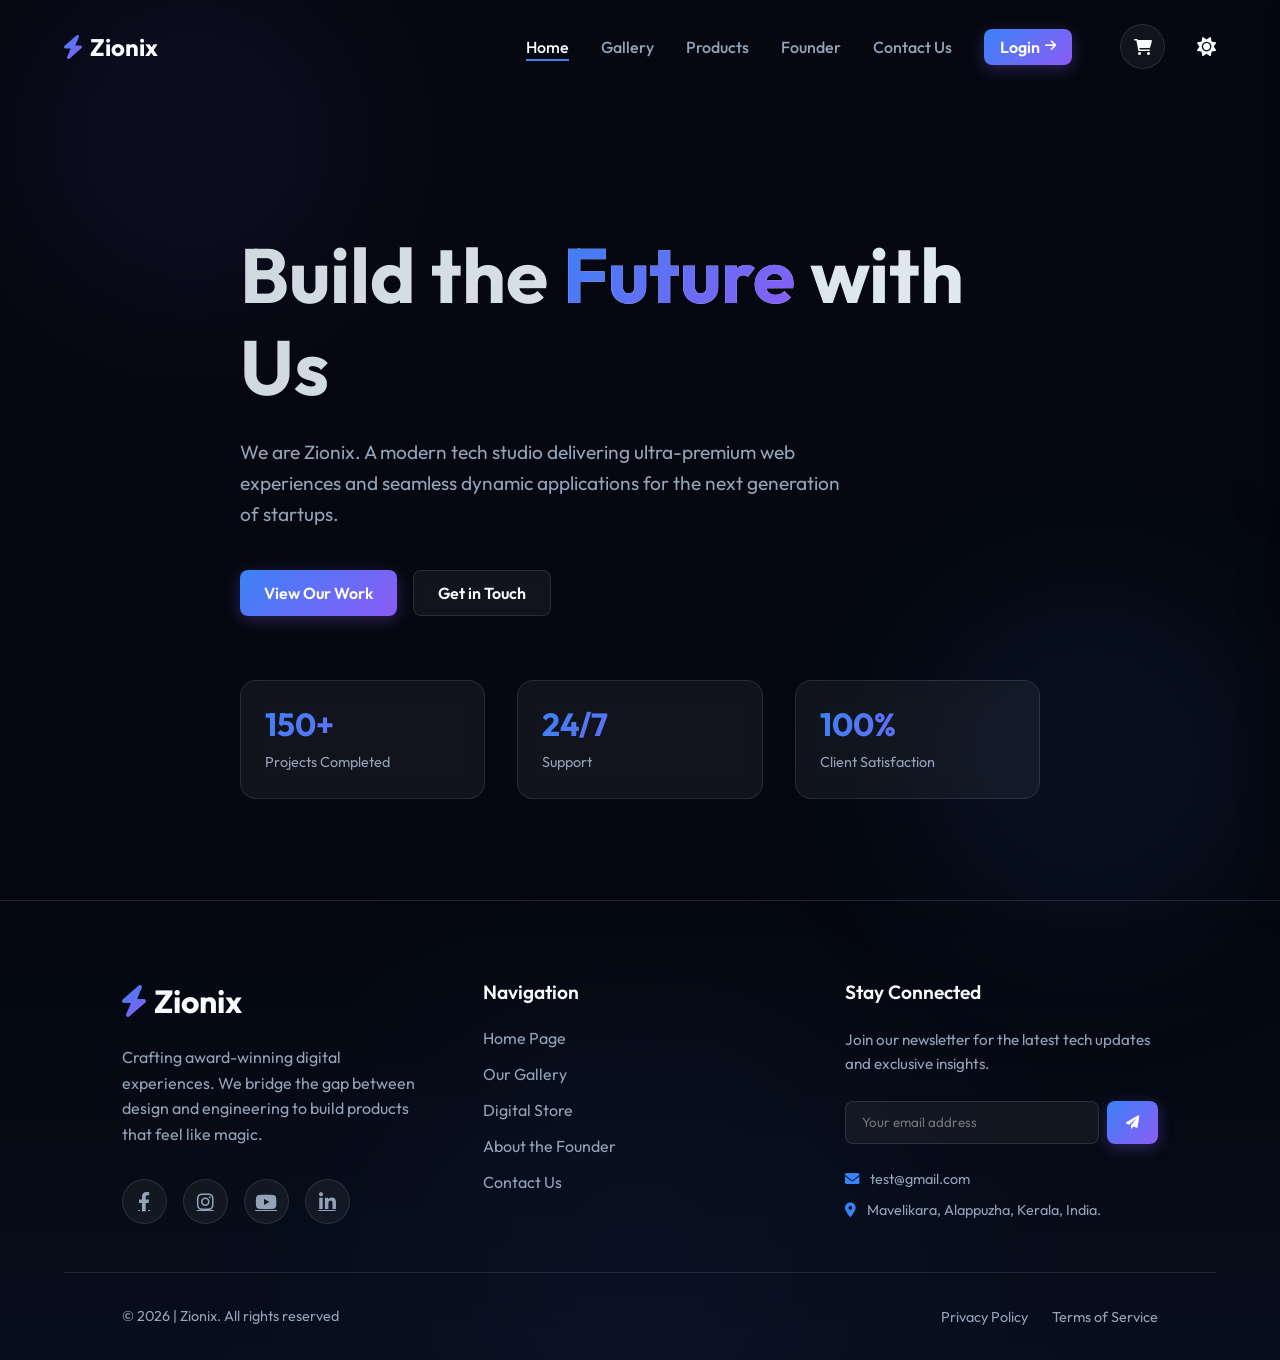
<file: index.html>
<!DOCTYPE html>
<html lang="en">

<head>
    <meta charset="UTF-8">
    <meta name="viewport" content="width=device-width, initial-scale=1.0">
    <title>Zionix | Home</title>
    <link rel="stylesheet" href="styles.css">
    <link rel="stylesheet" href="https://cdnjs.cloudflare.com/ajax/libs/font-awesome/6.0.0/css/all.min.css">
</head>

<body>
    <!-- Page Loader -->
    <div class="loader-wrapper">
        <div class="loader">
            <i class="fa-solid fa-bolt text-gradient" style="font-size: 2rem;"></i>
        </div>
    </div>
    <!-- Navbar -->
    <nav class="navbar">
        <a href="index.html" class="brand">
            <i class="fa-solid fa-bolt text-gradient"></i>
            Zionix
        </a>
        <button class="hamburger"><i class="fa fa-bars"></i></button>
        <ul class="nav-links">
            <li><a href="index.html" class="active">Home</a></li>
            <li><a href="gallery.html">Gallery</a></li>
            <li><a href="products.html">Products</a></li>
            <li><a href="founder.html">Founder</a></li>
            <li><a href="contact.html">Contact Us</a></li>
            <li><a href="login.html" class="btn btn-primary" style="padding: 0.5rem 1rem;">Login <i
                        class="fa-solid fa-arrow-right" style="margin-left: 5px; font-size: 0.8em"></i></a></li>
            <li style="display: flex; align-items: center;">
                <div class="cart-icon-wrapper" onclick="toggleCartDrawer()">
                    <i class="fa-solid fa-shopping-cart"></i>
                    <div class="cart-count">0</div>
                </div>
            </li>
            <li style="display: flex; align-items: center;"><button id="theme-toggle"
                    style="background: none; border: none; font-size: 1.2rem; cursor: pointer; color: var(--text-primary);"><i
                        class="fa-solid fa-sun"></i></button></li>
        </ul>
    </nav>

    <!-- Hero Section -->
    <section class="section" style="min-height: 100vh; display: flex; align-items: center;">
        <div class="container">
            <div style="max-width: 800px; padding-top: 4rem;">
                <h1 class="fade-in" style="margin-bottom: 1.5rem; font-size: clamp(3rem, 6vw, 5rem);">Build the <span
                        class="text-gradient">Future</span> with Us</h1>
                <p class="fade-in"
                    style="font-size: 1.2rem; margin-bottom: 2.5rem; max-width: 600px; transition-delay: 0.2s;">
                    We are Zionix. A modern tech studio delivering ultra-premium web experiences and
                    seamless dynamic applications for the next generation of startups.
                </p>
                <div class="fade-in" style="display: flex; gap: 1rem; flex-wrap: wrap; transition-delay: 0.4s;">
                    <a href="gallery.html" class="btn btn-primary">View Our Work</a>
                    <a href="contact.html" class="btn btn-glass">Get in Touch</a>
                </div>

                <!-- Metrics/Features -->
                <div class="fade-in"
                    style="display: grid; grid-template-columns: repeat(auto-fit, minmax(200px, 1fr)); gap: 2rem; margin-top: 4rem; transition-delay: 0.6s;">
                    <div class="glass-card" style="padding: 1.5rem;">
                        <h3 class="text-gradient" style="font-size: 2rem; margin-bottom: 0.5rem;">150+</h3>
                        <p style="font-size: 0.9rem;">Projects Completed</p>
                    </div>
                    <div class="glass-card" style="padding: 1.5rem;">
                        <h3 class="text-gradient" style="font-size: 2rem; margin-bottom: 0.5rem;">24/7</h3>
                        <p style="font-size: 0.9rem;">Support</p>
                    </div>
                    <div class="glass-card" style="padding: 1.5rem;">
                        <h3 class="text-gradient" style="font-size: 2rem; margin-bottom: 0.5rem;">100%</h3>
                        <p style="font-size: 0.9rem;">Client Satisfaction</p>
                    </div>
                </div>
            </div>
        </div>
    </section>

    <!-- Footer -->
    <footer
        style="margin-top: auto; padding: 5rem 5% 2rem; border-top: 1px solid var(--glass-border); background: linear-gradient(to bottom, transparent, rgba(59, 130, 246, 0.05)); position: relative; overflow: hidden;"
        class="fade-in">

        <!-- Background Glowing Orb -->
        <div
            style="position: absolute; bottom: -50px; left: 50%; transform: translateX(-50%); width: 300px; height: 300px; background: var(--primary); filter: blur(150px); border-radius: 50%; z-index: 0; opacity: 0.15; pointer-events: none;">
        </div>

        <div class="container"
            style="position: relative; z-index: 1; display: grid; grid-template-columns: repeat(auto-fit, minmax(280px, 1fr)); gap: 3rem; margin-bottom: 3rem;">

            <!-- Brand Section -->
            <div>
                <a href="index.html" class="brand" style="margin-bottom: 1.5rem; font-size: 2rem;"><i
                        class="fa-solid fa-bolt text-gradient"></i> Zionix</a>
                <p style="font-size: 1rem; margin-bottom: 2rem; color: var(--text-secondary); line-height: 1.6;">
                    Crafting award-winning digital experiences. We bridge the gap between design and engineering to
                    build products that feel like magic.
                </p>
                <div style="display: flex; gap: 1rem;">
                    <a href="https://www.facebook.com/manumathewregil" target="_blank" class="social-icon"
                        style="display: flex; align-items: center; justify-content: center; width: 45px; height: 45px; border-radius: 50%; background: var(--glass-bg); border: 1px solid var(--glass-border);"><i
                            class="fa-brands fa-facebook-f"></i></a>
                    <a href="https://www.instagram.com/manu_mathew_regil/" target="_blank" class="social-icon"
                        style="display: flex; align-items: center; justify-content: center; width: 45px; height: 45px; border-radius: 50%; background: var(--glass-bg); border: 1px solid var(--glass-border);"><i
                            class="fa-brands fa-instagram"></i></a>
                    <a href="https://www.youtube.com/@manumathewregil" target="_blank" class="social-icon"
                        style="display: flex; align-items: center; justify-content: center; width: 45px; height: 45px; border-radius: 50%; background: var(--glass-bg); border: 1px solid var(--glass-border);"><i
                            class="fa-brands fa-youtube"></i></a>
                    <a href="https://www.linkedin.com/in/manu-mathew-regil-238411379/" target="_blank" class="social-icon"
                        style="display: flex; align-items: center; justify-content: center; width: 45px; height: 45px; border-radius: 50%; background: var(--glass-bg); border: 1px solid var(--glass-border);"><i
                            class="fa-brands fa-linkedin-in"></i></a>
                </div>
            </div>

            <!-- Links Section -->
            <div>
                <h4 style="color: var(--text-primary); margin-bottom: 1.5rem; font-size: 1.2rem; font-weight: 600;">
                    Navigation</h4>
                <ul style="list-style: none; padding: 0; display: flex; flex-direction: column; gap: 1rem;">
                    <li><a href="index.html" class="footer-link">Home Page</a></li>
                    <li><a href="gallery.html" class="footer-link">Our Gallery</a></li>
                    <li><a href="products.html" class="footer-link">Digital Store</a></li>
                    <li><a href="founder.html" class="footer-link">About the Founder</a></li>
                    <li><a href="contact.html" class="footer-link">Contact Us</a></li>
                </ul>
            </div>

            <!-- Newsletter / Contact Section -->
            <div>
                <h4 style="color: var(--text-primary); margin-bottom: 1.5rem; font-size: 1.2rem; font-weight: 600;">Stay
                    Connected</h4>
                <p style="font-size: 0.95rem; margin-bottom: 1.5rem; color: var(--text-secondary);">Join our newsletter
                    for the latest tech updates and exclusive insights.</p>
                <form style="display: flex; gap: 0.5rem; margin-bottom: 1.5rem;"
                    onsubmit="event.preventDefault(); this.innerHTML = '<p style=\'color: var(--primary); font-weight: 600; padding: 0.5rem 0;\'>Subscribed Successfully! 🎉</p>';">
                    <input type="email" placeholder="Your email address" required
                        style="flex: 1; padding: 0.8rem 1rem; border-radius: 8px; border: 1px solid var(--glass-border); background: var(--input-bg); color: var(--text-primary); outline: none;">
                    <button type="submit" class="btn-primary"
                        style="padding: 0.8rem 1.2rem; border-radius: 8px; border: none; cursor: pointer;"><i
                            class="fa-solid fa-paper-plane"></i></button>
                </form>
                <p style="font-size: 0.9rem; margin-bottom: 0.5rem; color: var(--text-secondary);"><i
                        class="fa-solid fa-envelope" style="margin-right: 8px; color: var(--primary);"></i>
                    test@gmail.com</p>
                <p style="font-size: 0.9rem; color: var(--text-secondary);"><i class="fa-solid fa-location-dot"
                        style="margin-right: 8px; color: var(--primary);"></i> Mavelikara, Alappuzha, Kerala, India.</p>
            </div>

        </div>

        <!-- Bottom Bar -->
        <div class="container"
            style="position: relative; z-index: 1; padding-top: 2rem; border-top: 1px solid var(--glass-border); display: flex; flex-wrap: wrap; justify-content: space-between; align-items: center; gap: 1rem; color: var(--text-secondary); font-size: 0.9rem;">
            <p>&copy; 2026 | Zionix. All rights reserved</p>
            <div style="display: flex; flex-wrap: wrap; gap: 1.5rem;">
                <a href="#" class="footer-link">Privacy Policy</a>
                <a href="#" class="footer-link">Terms of Service</a>
            </div>
        </div>
    </footer>

    <!-- Scripts -->
    <script src="main.js"></script>
    <script src="ecommerce.js"></script>
</body>

</html>
</file>
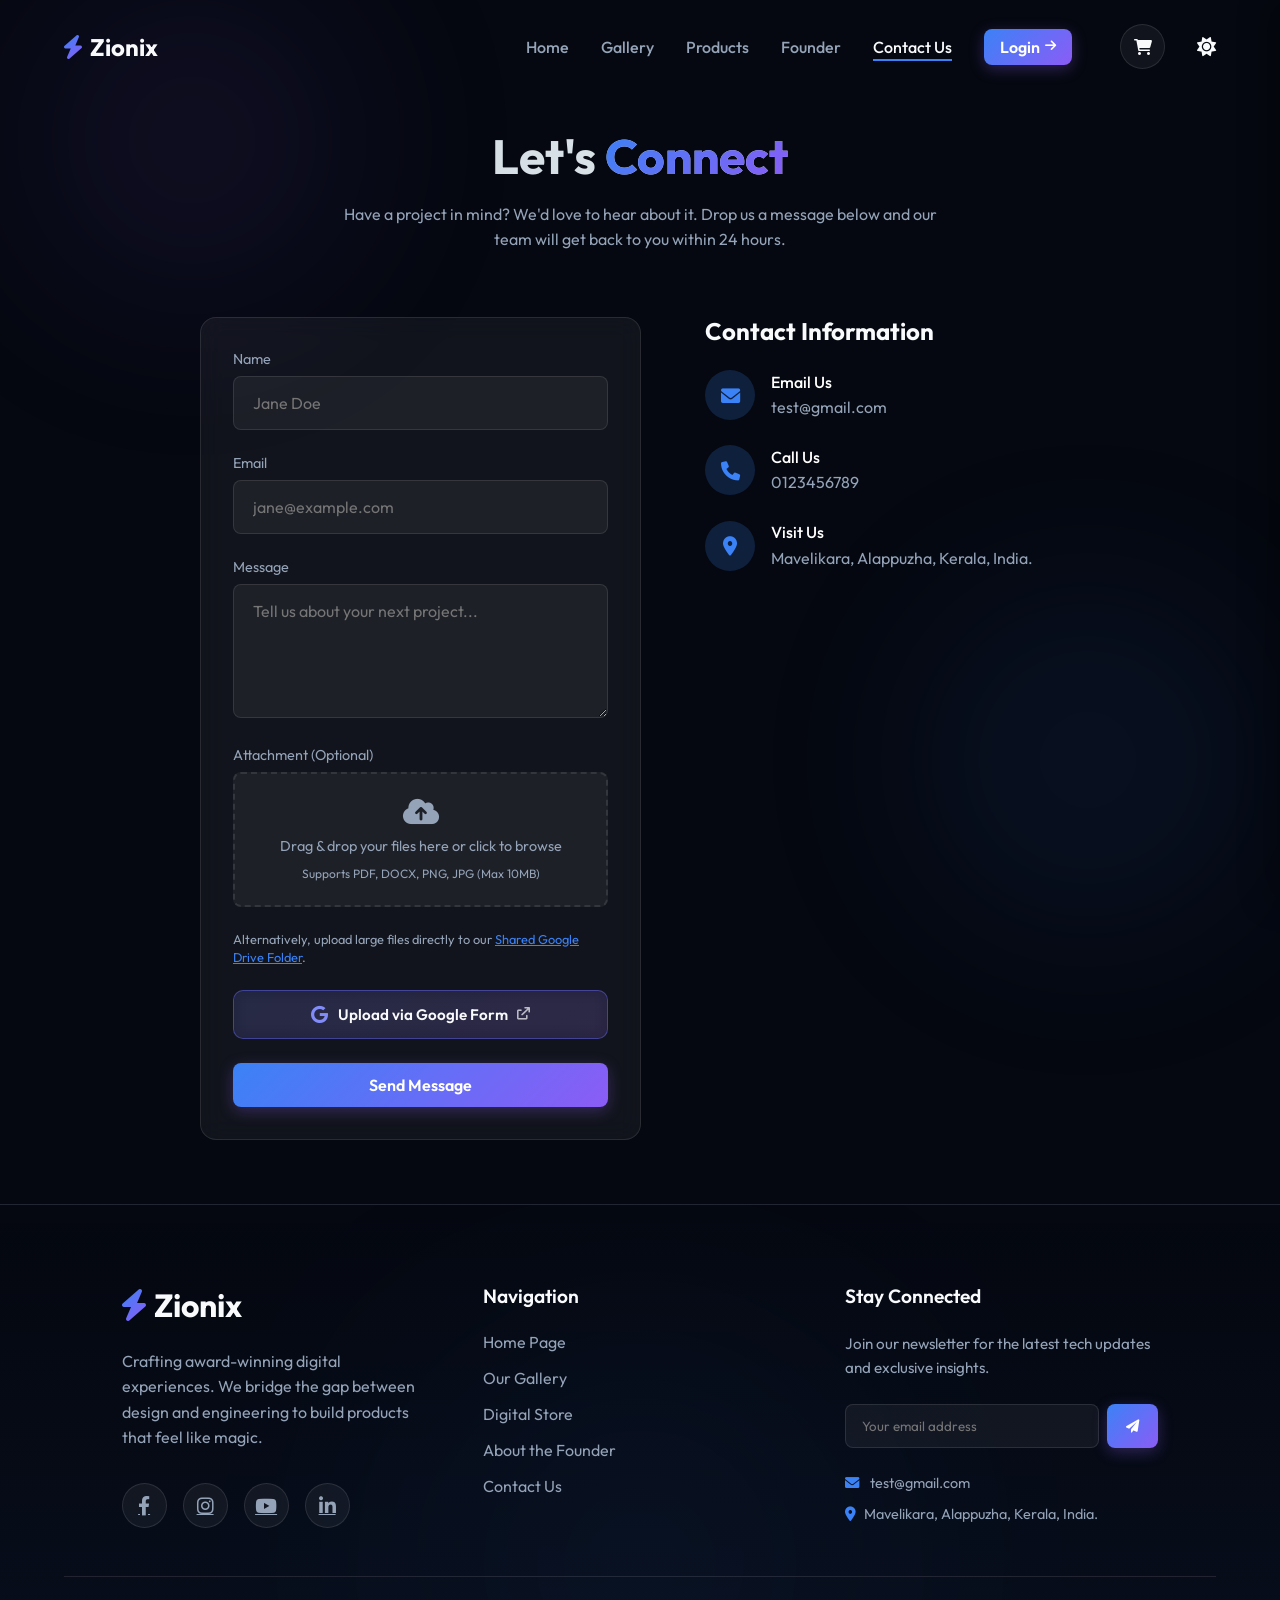
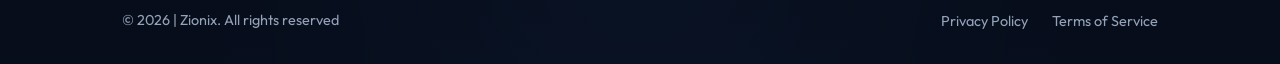
<file: contact.html>
<!DOCTYPE html>
<html lang="en">

<head>
    <meta charset="UTF-8">
    <meta name="viewport" content="width=device-width, initial-scale=1.0">
    <title>Contact Us | Zionix</title>
    <link rel="stylesheet" href="styles.css">
    <link rel="stylesheet" href="https://cdnjs.cloudflare.com/ajax/libs/font-awesome/6.0.0/css/all.min.css">
</head>

<body>
    <!-- Page Loader -->
    <div class="loader-wrapper">
        <div class="loader">
            <i class="fa-solid fa-bolt text-gradient" style="font-size: 2rem;"></i>
        </div>
    </div>
    <!-- Navbar -->
    <nav class="navbar">
        <a href="index.html" class="brand">
            <i class="fa-solid fa-bolt text-gradient"></i>
            Zionix
        </a>
        <button class="hamburger"><i class="fa fa-bars"></i></button>
        <ul class="nav-links">
            <li><a href="index.html">Home</a></li>
            <li><a href="gallery.html">Gallery</a></li>
            <li><a href="products.html">Products</a></li>
            <li><a href="founder.html">Founder</a></li>
            <li><a href="contact.html" class="active">Contact Us</a></li>
            <li><a href="login.html" class="btn btn-primary" style="padding: 0.5rem 1rem;">Login <i
                        class="fa-solid fa-arrow-right" style="margin-left: 5px; font-size: 0.8em"></i></a></li>
            <li style="display: flex; align-items: center;">
                <div class="cart-icon-wrapper" onclick="toggleCartDrawer()">
                    <i class="fa-solid fa-shopping-cart"></i>
                    <div class="cart-count">0</div>
                </div>
            </li>
            <li style="display: flex; align-items: center;"><button id="theme-toggle"
                    style="background: none; border: none; font-size: 1.2rem; cursor: pointer; color: var(--text-primary);"><i
                        class="fa-solid fa-sun"></i></button></li>
        </ul>
    </nav>

    <div class="container section">
        <div class="fade-in" style="text-align: center; margin-bottom: 4rem;">
            <h1 style="font-size: 3rem; margin-bottom: 1rem;">Let's <span class="text-gradient">Connect</span></h1>
            <p style="max-width: 600px; margin: 0 auto;">Have a project in mind? We'd love to hear about it. Drop us a
                message below and our team will get back to you within 24 hours.</p>
        </div>

        <div style="display: flex; flex-wrap: wrap; gap: 4rem; justify-content: center;">

            <div class="fade-in glass-card"
                style="flex: 1; min-width: 300px; max-width: 500px; transition-delay: 0.2s;">
                <form id="contact-form">
                    <div class="input-group">
                        <label for="contact-name">Name</label>
                        <input type="text" id="contact-name" class="glass-input" required placeholder="Jane Doe">
                    </div>
                    <div class="input-group">
                        <label for="contact-email">Email</label>
                        <input type="email" id="contact-email" class="glass-input" required
                            placeholder="jane@example.com">
                    </div>
                    <div class="input-group">
                        <label for="contact-message">Message</label>
                        <textarea id="contact-message" class="glass-input" rows="5" required
                            placeholder="Tell us about your next project..." style="resize: vertical;"></textarea>
                    </div>
                    <div class="input-group">
                        <label>Attachment (Optional)</label>
                        <div class="upload-zone" id="drop-zone">
                            <i class="fa-solid fa-cloud-arrow-up"></i>
                            <p>Drag & drop your files here or click to browse</p>
                            <span>Supports PDF, DOCX, PNG, JPG (Max 10MB)</span>
                            <input type="file" id="contact-file" style="display: none;" multiple>
                        </div>
                        <div id="file-list" class="file-list"></div>
                        <p
                            style="font-size: 0.8rem; margin-top: 0.5rem; color: var(--text-secondary); line-height: 1.4;">
                            Alternatively, upload large files directly to our
                            <a href="https://drive.google.com/drive/folders/1qu32_YWTJ1cNfiBqHvx784Owkxv7PvnO?usp=sharing"
                                target="_blank" style="color: var(--primary); text-decoration: underline;">Shared Google
                                Drive Folder</a>.
                        </p>
                    </div>

                    <!-- Google Form Upload Button -->
                    <div class="input-group">
                        <a href="https://forms.gle/LLXfFWJwrdEn7kch7" target="_blank" id="google-form-upload-btn" style="
                                display: flex;
                                align-items: center;
                                justify-content: center;
                                gap: 0.6rem;
                                width: 100%;
                                padding: 0.85rem 1.5rem;
                                border-radius: 10px;
                                border: 1.5px solid rgba(99, 102, 241, 0.5);
                                background: linear-gradient(135deg, rgba(99, 102, 241, 0.15), rgba(139, 92, 246, 0.15));
                                color: var(--text-primary);
                                font-size: 0.95rem;
                                font-weight: 600;
                                cursor: pointer;
                                text-decoration: none;
                                transition: all 0.3s ease;
                                backdrop-filter: blur(8px);
                                box-sizing: border-box;
                            "
                            onmouseover="this.style.background='linear-gradient(135deg, rgba(99,102,241,0.35), rgba(139,92,246,0.35))'; this.style.borderColor='rgba(139,92,246,0.8)'; this.style.transform='translateY(-2px)'; this.style.boxShadow='0 6px 20px rgba(139,92,246,0.3)';"
                            onmouseout="this.style.background='linear-gradient(135deg, rgba(99,102,241,0.15), rgba(139,92,246,0.15))'; this.style.borderColor='rgba(99,102,241,0.5)'; this.style.transform='translateY(0)'; this.style.boxShadow='none';">
                            <i class="fa-brands fa-google" style="font-size: 1.1rem; color: #818cf8;"></i>
                            Upload via Google Form
                            <i class="fa-solid fa-arrow-up-right-from-square"
                                style="font-size: 0.8rem; opacity: 0.7;"></i>
                        </a>
                    </div>

                    <button type="submit" class="btn btn-primary" style="width: 100%;">Send Message</button>
                </form>
                <div id="contact-success" style="display: none; margin-top: 1rem; color: #86efac; text-align: center;">
                    Message sent successfully!</div>
            </div>

            <div class="fade-in" style="flex: 1; min-width: 300px; max-width: 400px; transition-delay: 0.4s;">
                <h3 style="margin-bottom: 1.5rem; font-size: 1.5rem;">Contact Information</h3>

                <div style="margin-bottom: 1.5rem; display: flex; align-items: center; gap: 1rem;">
                    <div
                        style="background: rgba(59, 130, 246, 0.2); width: 50px; height: 50px; border-radius: 50%; display: flex; align-items: center; justify-content: center; color: var(--primary); font-size: 1.2rem;">
                        <i class="fa-solid fa-envelope"></i>
                    </div>
                    <div>
                        <p style="color: white; font-weight: 500;">Email Us</p>
                        <p>test@gmail.com</p>
                    </div>
                </div>

                <div style="margin-bottom: 1.5rem; display: flex; align-items: center; gap: 1rem;">
                    <div
                        style="background: rgba(59, 130, 246, 0.2); width: 50px; height: 50px; border-radius: 50%; display: flex; align-items: center; justify-content: center; color: var(--primary); font-size: 1.2rem;">
                        <i class="fa-solid fa-phone"></i>
                    </div>
                    <div>
                        <p style="color: white; font-weight: 500;">Call Us</p>
                        <p>0123456789</p>
                    </div>
                </div>

                <div style="display: flex; align-items: center; gap: 1rem;">
                    <div
                        style="background: rgba(59, 130, 246, 0.2); width: 50px; height: 50px; border-radius: 50%; display: flex; align-items: center; justify-content: center; color: var(--primary); font-size: 1.2rem;">
                        <i class="fa-solid fa-location-dot"></i>
                    </div>
                    <div>
                        <p style="color: white; font-weight: 500;">Visit Us</p>
                        <p>Mavelikara, Alappuzha, Kerala, India.</p>
                    </div>
                </div>
            </div>

        </div>
    </div>

    <!-- Footer -->
    <footer
        style="margin-top: auto; padding: 5rem 5% 2rem; border-top: 1px solid var(--glass-border); background: linear-gradient(to bottom, transparent, rgba(59, 130, 246, 0.05)); position: relative; overflow: hidden;"
        class="fade-in">

        <!-- Background Glowing Orb -->
        <div
            style="position: absolute; bottom: -50px; left: 50%; transform: translateX(-50%); width: 300px; height: 300px; background: var(--primary); filter: blur(150px); border-radius: 50%; z-index: 0; opacity: 0.15; pointer-events: none;">
        </div>

        <div class="container"
            style="position: relative; z-index: 1; display: grid; grid-template-columns: repeat(auto-fit, minmax(280px, 1fr)); gap: 3rem; margin-bottom: 3rem;">

            <!-- Brand Section -->
            <div>
                <a href="index.html" class="brand" style="margin-bottom: 1.5rem; font-size: 2rem;"><i
                        class="fa-solid fa-bolt text-gradient"></i> Zionix</a>
                <p style="font-size: 1rem; margin-bottom: 2rem; color: var(--text-secondary); line-height: 1.6;">
                    Crafting award-winning digital experiences. We bridge the gap between design and engineering to
                    build products that feel like magic.
                </p>
                <div style="display: flex; gap: 1rem;">
                    <a href="https://www.facebook.com/manumathewregil" target="_blank" class="social-icon"
                        style="display: flex; align-items: center; justify-content: center; width: 45px; height: 45px; border-radius: 50%; background: var(--glass-bg); border: 1px solid var(--glass-border);"><i
                            class="fa-brands fa-facebook-f"></i></a>
                    <a href="https://www.instagram.com/manu_mathew_regil/" target="_blank" class="social-icon"
                        style="display: flex; align-items: center; justify-content: center; width: 45px; height: 45px; border-radius: 50%; background: var(--glass-bg); border: 1px solid var(--glass-border);"><i
                            class="fa-brands fa-instagram"></i></a>
                    <a href="https://www.youtube.com/@manumathewregil" target="_blank" class="social-icon"
                        style="display: flex; align-items: center; justify-content: center; width: 45px; height: 45px; border-radius: 50%; background: var(--glass-bg); border: 1px solid var(--glass-border);"><i
                            class="fa-brands fa-youtube"></i></a>
                    <a href="https://www.linkedin.com/in/manu-mathew-regil-238411379/" target="_blank"
                        class="social-icon"
                        style="display: flex; align-items: center; justify-content: center; width: 45px; height: 45px; border-radius: 50%; background: var(--glass-bg); border: 1px solid var(--glass-border);"><i
                            class="fa-brands fa-linkedin-in"></i></a>
                </div>
            </div>

            <!-- Links Section -->
            <div>
                <h4 style="color: var(--text-primary); margin-bottom: 1.5rem; font-size: 1.2rem; font-weight: 600;">
                    Navigation</h4>
                <ul style="list-style: none; padding: 0; display: flex; flex-direction: column; gap: 1rem;">
                    <li><a href="index.html" class="footer-link">Home Page</a></li>
                    <li><a href="gallery.html" class="footer-link">Our Gallery</a></li>
                    <li><a href="products.html" class="footer-link">Digital Store</a></li>
                    <li><a href="founder.html" class="footer-link">About the Founder</a></li>
                    <li><a href="contact.html" class="footer-link">Contact Us</a></li>
                </ul>
            </div>

            <!-- Newsletter / Contact Section -->
            <div>
                <h4 style="color: var(--text-primary); margin-bottom: 1.5rem; font-size: 1.2rem; font-weight: 600;">Stay
                    Connected</h4>
                <p style="font-size: 0.95rem; margin-bottom: 1.5rem; color: var(--text-secondary);">Join our newsletter
                    for the latest tech updates and exclusive insights.</p>
                <form style="display: flex; gap: 0.5rem; margin-bottom: 1.5rem;"
                    onsubmit="event.preventDefault(); this.innerHTML = '<p style=\'color: var(--primary); font-weight: 600; padding: 0.5rem 0;\'>Subscribed Successfully! 🎉</p>';">
                    <input type="email" placeholder="Your email address" required
                        style="flex: 1; padding: 0.8rem 1rem; border-radius: 8px; border: 1px solid var(--glass-border); background: var(--input-bg); color: var(--text-primary); outline: none;">
                    <button type="submit" class="btn-primary"
                        style="padding: 0.8rem 1.2rem; border-radius: 8px; border: none; cursor: pointer;"><i
                            class="fa-solid fa-paper-plane"></i></button>
                </form>
                <p style="font-size: 0.9rem; margin-bottom: 0.5rem; color: var(--text-secondary);"><i
                        class="fa-solid fa-envelope" style="margin-right: 8px; color: var(--primary);"></i>
                    test@gmail.com</p>
                <p style="font-size: 0.9rem; color: var(--text-secondary);"><i class="fa-solid fa-location-dot"
                        style="margin-right: 8px; color: var(--primary);"></i>Mavelikara, Alappuzha, Kerala,
                    India.</p>
            </div>

        </div>

        <!-- Bottom Bar -->
        <div class="container"
            style="position: relative; z-index: 1; padding-top: 2rem; border-top: 1px solid var(--glass-border); display: flex; flex-wrap: wrap; justify-content: space-between; align-items: center; gap: 1rem; color: var(--text-secondary); font-size: 0.9rem;">
            <p>&copy; 2026 | Zionix. All rights reserved</p>
            <div style="display: flex; flex-wrap: wrap; gap: 1.5rem;">
                <a href="#" class="footer-link">Privacy Policy</a>
                <a href="#" class="footer-link">Terms of Service</a>
            </div>
        </div>
    </footer>

    <!-- Scripts -->
    <script src="main.js"></script>
    <script>
        const dropZone = document.getElementById('drop-zone');
        const fileInput = document.getElementById('contact-file');
        const fileList = document.getElementById('file-list');
        let selectedFiles = [];

        // Trigger file input click when clicking on the drop zone
        dropZone.addEventListener('click', () => fileInput.click());

        // Handle drag events
        ['dragenter', 'dragover'].forEach(eventName => {
            dropZone.addEventListener(eventName, (e) => {
                e.preventDefault();
                dropZone.classList.add('dragover');
            }, false);
        });

        ['dragleave', 'drop'].forEach(eventName => {
            dropZone.addEventListener(eventName, (e) => {
                e.preventDefault();
                dropZone.classList.remove('dragover');
            }, false);
        });

        // Handle file drop
        dropZone.addEventListener('drop', (e) => {
            const dt = e.dataTransfer;
            const files = dt.files;
            handleFiles(files);
        });

        // Handle file selection
        fileInput.addEventListener('change', (e) => {
            handleFiles(e.target.files);
        });

        function handleFiles(files) {
            for (let i = 0; i < files.length; i++) {
                const file = files[i];
                // Check if file is already added
                if (!selectedFiles.some(f => f.name === file.name && f.size === file.size)) {
                    selectedFiles.push(file);
                }
            }
            updateFileList();
        }

        function updateFileList() {
            fileList.innerHTML = '';
            selectedFiles.forEach((file, index) => {
                const sizeInMB = (file.size / (1024 * 1024)).toFixed(2);

                const fileItem = document.createElement('div');
                fileItem.className = 'file-item';
                fileItem.innerHTML = `
                    <div class="file-item-info">
                        <i class="fa-solid fa-file" style="color: var(--primary);"></i>
                        <span><strong>${file.name}</strong> (${sizeInMB} MB)</span>
                    </div>
                    <button type="button" class="file-item-remove" data-index="${index}">&times;</button>
                `;
                fileList.appendChild(fileItem);
            });

            // Set up remove button listeners
            document.querySelectorAll('.file-item-remove').forEach(btn => {
                btn.addEventListener('click', (e) => {
                    const index = parseInt(e.target.getAttribute('data-index'));
                    selectedFiles.splice(index, 1);
                    updateFileList();
                });
            });
        }

        document.getElementById('contact-form').addEventListener('submit', (e) => {
            e.preventDefault();
            const btn = e.target.querySelector('button');
            const originalText = btn.textContent;
            btn.textContent = 'Sending...';
            btn.disabled = true;

            setTimeout(() => {
                btn.textContent = originalText;
                btn.disabled = false;
                e.target.reset();
                selectedFiles = [];
                updateFileList();
                const successMsg = document.getElementById('contact-success');
                successMsg.style.display = 'block';
                setTimeout(() => successMsg.style.display = 'none', 3000);
            }, 1000);
        });
    </script>
    <script src="ecommerce.js"></script>
</body>

</html>
</file>
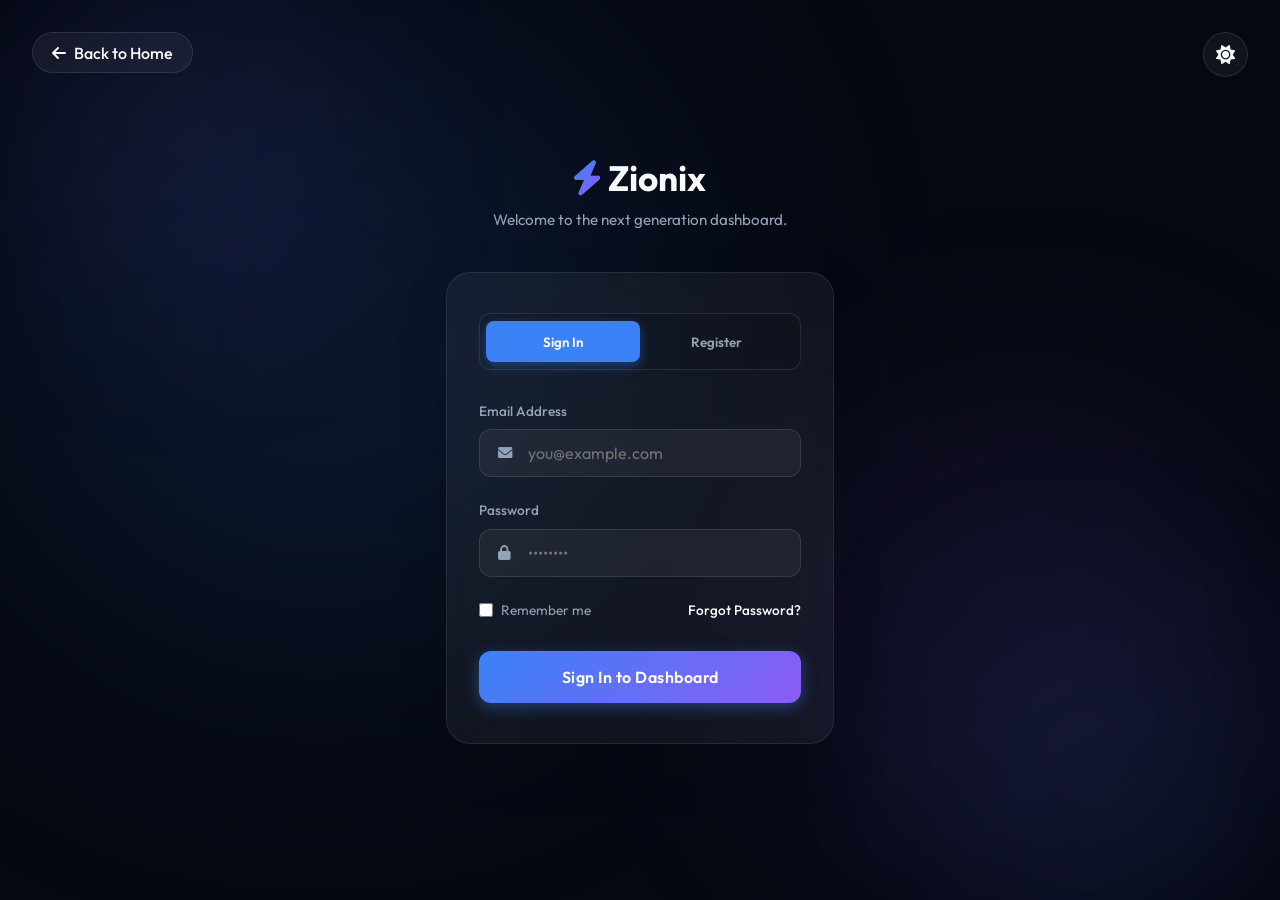
<file: dashboard.html>
<!DOCTYPE html>
<html lang="en">
<head>
    <meta charset="UTF-8">
    <meta name="viewport" content="width=device-width, initial-scale=1.0">
    <title>Dashboard | Zionix</title>
    <link rel="stylesheet" href="styles.css">
    <link rel="stylesheet" href="https://cdnjs.cloudflare.com/ajax/libs/font-awesome/6.0.0/css/all.min.css">
</head>
<body>
    <!-- Page Loader -->
    <div class="loader-wrapper">
        <div class="loader">
            <i class="fa-solid fa-bolt text-gradient" style="font-size: 2rem;"></i>
        </div>
    </div>
    <!-- Navbar -->
    <nav class="navbar scrolled">
        <a href="index.html" class="brand">
            <i class="fa-solid fa-bolt text-gradient"></i>
            Zionix
        </a>
        <button class="hamburger"><i class="fa fa-bars"></i></button>
        <ul class="nav-links">
            <li><a href="dashboard.html" class="active">Dashboard</a></li>
            <li><a href="#" id="btn-logout" class="btn btn-glass" style="padding: 0.5rem 1rem;">Logout <i class="fa-solid fa-sign-out-alt" style="margin-left: 5px;"></i></a></li>
            <li style="display: flex; align-items: center;">
                <div class="cart-icon-wrapper" onclick="toggleCartDrawer()">
                    <i class="fa-solid fa-shopping-cart"></i>
                    <div class="cart-count">0</div>
                </div>
            </li>
            <li style="display: flex; align-items: center;"><button id="theme-toggle" style="background: none; border: none; font-size: 1.2rem; cursor: pointer; color: var(--text-primary);"><i class="fa-solid fa-sun"></i></button></li>
        </ul>
    </nav>

    <div class="container section">
        <div class="fade-in">
            <h1 style="font-size: 2.5rem; margin-bottom: 0.5rem;">Welcome back, <span id="user-name" class="text-gradient"></span>!</h1>
            <p style="margin-bottom: 3rem;">Here is the overview of your digital projects.</p>
        </div>

        <div class="fade-in" style="display: grid; grid-template-columns: repeat(auto-fit, minmax(300px, 1fr)); gap: 2rem; transition-delay: 0.2s;">
            
            <div class="glass-card">
                <div style="display: flex; justify-content: space-between; align-items: start; margin-bottom: 1.5rem;">
                    <div>
                        <h3 style="margin-bottom: 0.2rem;">E-Commerce Platform</h3>
                        <p style="font-size: 0.85rem; color: #10b981;">● Active Development</p>
                    </div>
                    <i class="fa-solid fa-code" style="font-size: 1.5rem; color: var(--primary);"></i>
                </div>
                <div style="width: 100%; background: rgba(255,255,255,0.1); height: 8px; border-radius: 4px; margin-bottom: 1rem;">
                    <div style="width: 75%; background: var(--primary); height: 100%; border-radius: 4px;"></div>
                </div>
                <p style="font-size: 0.9rem;">75% Completed</p>
            </div>

            <div class="glass-card">
                <div style="display: flex; justify-content: space-between; align-items: start; margin-bottom: 1.5rem;">
                    <div>
                        <h3 style="margin-bottom: 0.2rem;">Mobile App UI</h3>
                        <p style="font-size: 0.85rem; color: #f59e0b;">● In Review</p>
                    </div>
                    <i class="fa-solid fa-mobile-screen" style="font-size: 1.5rem; color: var(--accent);"></i>
                </div>
                <div style="width: 100%; background: rgba(255,255,255,0.1); height: 8px; border-radius: 4px; margin-bottom: 1rem;">
                    <div style="width: 100%; background: var(--accent); height: 100%; border-radius: 4px;"></div>
                </div>
                <p style="font-size: 0.9rem;">100% Completed</p>
            </div>

            <div class="glass-card">
                <h3 style="margin-bottom: 1.5rem;">Recent Activity</h3>
                <ul style="list-style: none; padding: 0;">
                    <li style="margin-bottom: 1rem; border-bottom: 1px solid var(--glass-border); padding-bottom: 1rem;">
                        <p style="font-size: 0.9rem; margin-bottom: 0.2rem;">Deployed v1.2 to Staging</p>
                        <p style="font-size: 0.8rem; color: var(--text-secondary);">2 hours ago</p>
                    </li>
                    <li>
                        <p style="font-size: 0.9rem; margin-bottom: 0.2rem;">Design Assets Approved</p>
                        <p style="font-size: 0.8rem; color: var(--text-secondary);">Yesterday</p>
                    </li>
                </ul>
            </div>

            <div class="glass-card" style="display: flex; flex-direction: column; justify-content: space-between;">
                <div>
                    <div style="display: flex; justify-content: space-between; align-items: start; margin-bottom: 1.5rem;">
                        <div>
                            <h3 style="margin-bottom: 0.2rem;">Admin Controls</h3>
                            <p style="font-size: 0.85rem; color: var(--text-secondary);">Manage website visibility settings.</p>
                        </div>
                        <i class="fa-solid fa-gears" style="font-size: 1.5rem; color: var(--primary);"></i>
                    </div>
                    <div style="display: flex; align-items: center; justify-content: space-between; padding: 1rem 0; border-top: 1px solid var(--glass-border);">
                        <span style="font-size: 0.95rem; font-weight: 500;">Hide Founder Page</span>
                        <label class="switch">
                            <input type="checkbox" id="toggle-hide-founder">
                            <span class="slider round"></span>
                        </label>
                    </div>
                </div>
                <p style="font-size: 0.8rem; color: var(--text-secondary); margin-top: 1rem;">Changes take effect immediately across all pages.</p>
            </div>
            
        </div>
    </div>

    <!-- Footer -->
    <footer style="margin-top: auto; padding: 5rem 5% 2rem; border-top: 1px solid var(--glass-border); background: linear-gradient(to bottom, transparent, rgba(59, 130, 246, 0.05)); position: relative; overflow: hidden;" class="fade-in">
        
        <!-- Background Glowing Orb -->
        <div style="position: absolute; bottom: -50px; left: 50%; transform: translateX(-50%); width: 300px; height: 300px; background: var(--primary); filter: blur(150px); border-radius: 50%; z-index: 0; opacity: 0.15; pointer-events: none;"></div>

        <div class="container" style="position: relative; z-index: 1; display: grid; grid-template-columns: repeat(auto-fit, minmax(280px, 1fr)); gap: 3rem; margin-bottom: 3rem;">
            
            <!-- Brand Section -->
            <div>
                <a href="index.html" class="brand" style="margin-bottom: 1.5rem; font-size: 2rem;"><i class="fa-solid fa-bolt text-gradient"></i> Zionix</a>
                <p style="font-size: 1rem; margin-bottom: 2rem; color: var(--text-secondary); line-height: 1.6;">
                    Crafting award-winning digital experiences. We bridge the gap between design and engineering to build products that feel like magic.
                </p>
                <div style="display: flex; gap: 1rem;">
                    <a href="https://www.facebook.com/manumathewregil" target="_blank" class="social-icon" style="display: flex; align-items: center; justify-content: center; width: 45px; height: 45px; border-radius: 50%; background: var(--glass-bg); border: 1px solid var(--glass-border);"><i class="fa-brands fa-facebook-f"></i></a>
                    <a href="https://www.instagram.com/manu_mathew_regil/" target="_blank" class="social-icon" style="display: flex; align-items: center; justify-content: center; width: 45px; height: 45px; border-radius: 50%; background: var(--glass-bg); border: 1px solid var(--glass-border);"><i class="fa-brands fa-instagram"></i></a>
                    <a href="https://www.youtube.com/@manumathewregil" target="_blank" class="social-icon" style="display: flex; align-items: center; justify-content: center; width: 45px; height: 45px; border-radius: 50%; background: var(--glass-bg); border: 1px solid var(--glass-border);"><i class="fa-brands fa-youtube"></i></a>
                    <a href="https://www.linkedin.com/in/manu-mathew-regil-238411379/" target="_blank" class="social-icon" style="display: flex; align-items: center; justify-content: center; width: 45px; height: 45px; border-radius: 50%; background: var(--glass-bg); border: 1px solid var(--glass-border);"><i class="fa-brands fa-linkedin-in"></i></a>
                </div>
            </div>

            <!-- Links Section -->
            <div>
                <h4 style="color: var(--text-primary); margin-bottom: 1.5rem; font-size: 1.2rem; font-weight: 600;">Navigation</h4>
                <ul style="list-style: none; padding: 0; display: flex; flex-direction: column; gap: 1rem;">
                    <li><a href="index.html" class="footer-link">Home Page</a></li>
                    <li><a href="gallery.html" class="footer-link">Our Gallery</a></li>
                    <li><a href="products.html" class="footer-link">Digital Store</a></li>
                    <li><a href="founder.html" class="footer-link">About the Founder</a></li>
                    <li><a href="contact.html" class="footer-link">Contact Us</a></li>
                </ul>
            </div>

            <!-- Newsletter / Contact Section -->
            <div>
                <h4 style="color: var(--text-primary); margin-bottom: 1.5rem; font-size: 1.2rem; font-weight: 600;">Stay Connected</h4>
                <p style="font-size: 0.95rem; margin-bottom: 1.5rem; color: var(--text-secondary);">Join our newsletter for the latest tech updates and exclusive insights.</p>
                <form style="display: flex; gap: 0.5rem; margin-bottom: 1.5rem;" onsubmit="event.preventDefault(); this.innerHTML = '<p style=\'color: var(--primary); font-weight: 600; padding: 0.5rem 0;\'>Subscribed Successfully! 🎉</p>';">
                    <input type="email" placeholder="Your email address" required style="flex: 1; padding: 0.8rem 1rem; border-radius: 8px; border: 1px solid var(--glass-border); background: var(--input-bg); color: var(--text-primary); outline: none;">
                    <button type="submit" class="btn-primary" style="padding: 0.8rem 1.2rem; border-radius: 8px; border: none; cursor: pointer;"><i class="fa-solid fa-paper-plane"></i></button>
                </form>
                <p style="font-size: 0.9rem; margin-bottom: 0.5rem; color: var(--text-secondary);"><i class="fa-solid fa-envelope" style="margin-right: 8px; color: var(--primary);"></i> manumathewregil@gmail.com</p>
                <p style="font-size: 0.9rem; color: var(--text-secondary);"><i class="fa-solid fa-location-dot" style="margin-right: 8px; color: var(--primary);"></i> Kallumala, Mavelikara, Alappuzha, Kerala, India.</p>
            </div>

        </div>
        
        <!-- Bottom Bar -->
        <div class="container" style="position: relative; z-index: 1; padding-top: 2rem; border-top: 1px solid var(--glass-border); display: flex; flex-wrap: wrap; justify-content: space-between; align-items: center; gap: 1rem; color: var(--text-secondary); font-size: 0.9rem;">
            <p>&copy; 2026 | Zionix. All rights reserved</p>
            <div style="display: flex; flex-wrap: wrap; gap: 1.5rem;">
                <a href="#" class="footer-link">Privacy Policy</a>
                <a href="#" class="footer-link">Terms of Service</a>
            </div>
        </div>
    </footer>

    <!-- Scripts -->
    <script src="auth.js"></script>
    <script src="main.js"></script>
    <script>
        document.addEventListener('DOMContentLoaded', () => {
            // Guard Route: Redirect to login if not authenticated
            AuthService.protectRoute();

            // Setup Dashboard UI for User
            const user = AuthService.getCurrentUser();
            if(user) {
                document.getElementById('user-name').textContent = user.name;
            }

            // Handle Hide Founder Page Switch
            const hideFounderToggle = document.getElementById('toggle-hide-founder');
            if (hideFounderToggle) {
                hideFounderToggle.checked = localStorage.getItem('hideFounderPage') === 'true';
                hideFounderToggle.addEventListener('change', (e) => {
                    localStorage.setItem('hideFounderPage', e.target.checked);
                });
            }

            // Handle Logout
            document.getElementById('btn-logout').addEventListener('click', (e) => {
                e.preventDefault();
                AuthService.logout();
            });
        });
    </script>
    <script src="ecommerce.js"></script>
</body>
</html>
</file>
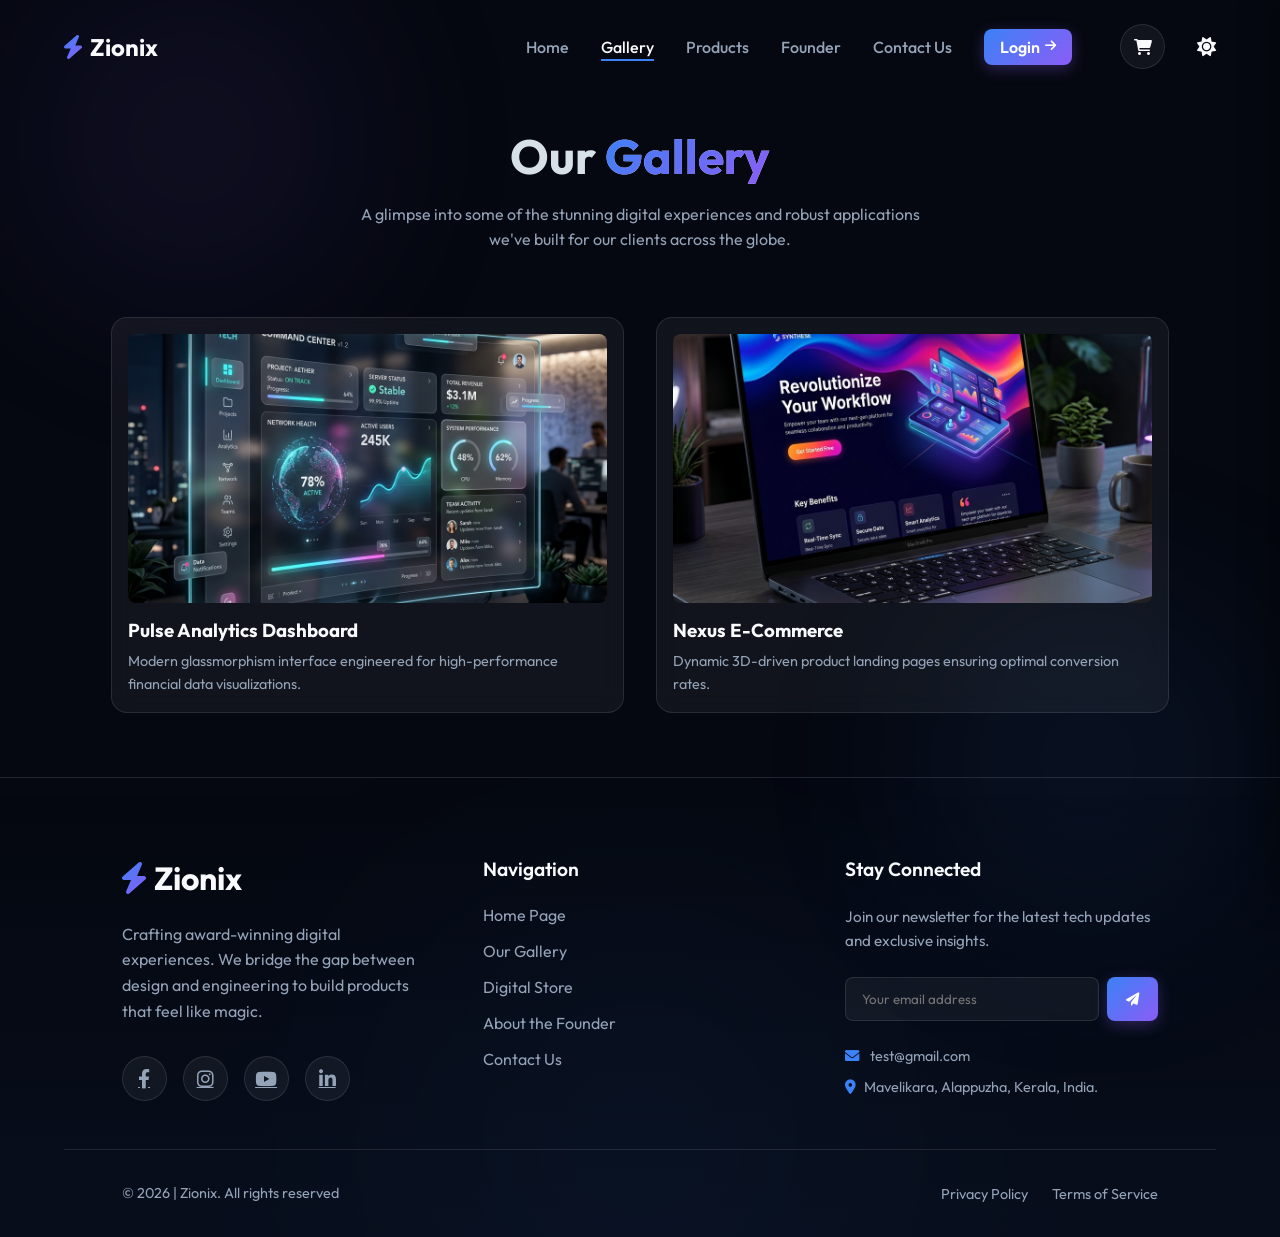
<file: gallery.html>
<!DOCTYPE html>
<html lang="en">

<head>
    <meta charset="UTF-8">
    <meta name="viewport" content="width=device-width, initial-scale=1.0">
    <title>Gallery | Zionix</title>
    <link rel="stylesheet" href="styles.css">
    <link rel="stylesheet" href="https://cdnjs.cloudflare.com/ajax/libs/font-awesome/6.0.0/css/all.min.css">
</head>

<body>
    <!-- Page Loader -->
    <div class="loader-wrapper">
        <div class="loader">
            <i class="fa-solid fa-bolt text-gradient" style="font-size: 2rem;"></i>
        </div>
    </div>
    <!-- Navbar -->
    <nav class="navbar">
        <a href="index.html" class="brand">
            <i class="fa-solid fa-bolt text-gradient"></i>
            Zionix
        </a>
        <button class="hamburger"><i class="fa fa-bars"></i></button>
        <ul class="nav-links">
            <li><a href="index.html">Home</a></li>
            <li><a href="gallery.html" class="active">Gallery</a></li>
            <li><a href="products.html">Products</a></li>
            <li><a href="founder.html">Founder</a></li>
            <li><a href="contact.html">Contact Us</a></li>
            <li><a href="login.html" class="btn btn-primary" style="padding: 0.5rem 1rem;">Login <i
                        class="fa-solid fa-arrow-right" style="margin-left: 5px; font-size: 0.8em"></i></a></li>
            <li style="display: flex; align-items: center;">
                <div class="cart-icon-wrapper" onclick="toggleCartDrawer()">
                    <i class="fa-solid fa-shopping-cart"></i>
                    <div class="cart-count">0</div>
                </div>
            </li>
            <li style="display: flex; align-items: center;"><button id="theme-toggle"
                    style="background: none; border: none; font-size: 1.2rem; cursor: pointer; color: var(--text-primary);"><i
                        class="fa-solid fa-sun"></i></button></li>
        </ul>
    </nav>

    <div class="container section">
        <div class="fade-in" style="text-align: center; margin-bottom: 4rem;">
            <h1 style="font-size: 3rem; margin-bottom: 1rem;">Our <span class="text-gradient">Gallery</span></h1>
            <p style="max-width: 600px; margin: 0 auto;">A glimpse into some of the stunning digital experiences and
                robust applications we've built for our clients across the globe.</p>
        </div>

        <div class="fade-in"
            style="display: grid; grid-template-columns: repeat(auto-fit, minmax(300px, 1fr)); gap: 2rem; transition-delay: 0.2s;">
            <!-- Gallery Item 1 -->
            <div class="glass-card" style="padding: 1rem;">
                <img src="gallery_img_1.png" alt="Futuristic Dashboard"
                    style="width: 100%; border-radius: 8px; margin-bottom: 1rem; object-fit: cover; aspect-ratio: 16/9;">
                <h3 style="margin-bottom: 0.5rem;">Pulse Analytics Dashboard</h3>
                <p style="font-size: 0.9rem;">Modern glassmorphism interface engineered for high-performance financial
                    data visualizations.</p>
            </div>

            <!-- Gallery Item 2 -->
            <div class="glass-card" style="padding: 1rem;">
                <img src="gallery_img_2.png" alt="E-Commerce Interface"
                    style="width: 100%; border-radius: 8px; margin-bottom: 1rem; object-fit: cover; aspect-ratio: 16/9;">
                <h3 style="margin-bottom: 0.5rem;">Nexus E-Commerce</h3>
                <p style="font-size: 0.9rem;">Dynamic 3D-driven product landing pages ensuring optimal conversion rates.
                </p>
            </div>
        </div>
    </div>

    <!-- Footer -->
    <footer
        style="margin-top: auto; padding: 5rem 5% 2rem; border-top: 1px solid var(--glass-border); background: linear-gradient(to bottom, transparent, rgba(59, 130, 246, 0.05)); position: relative; overflow: hidden;"
        class="fade-in">

        <!-- Background Glowing Orb -->
        <div
            style="position: absolute; bottom: -50px; left: 50%; transform: translateX(-50%); width: 300px; height: 300px; background: var(--primary); filter: blur(150px); border-radius: 50%; z-index: 0; opacity: 0.15; pointer-events: none;">
        </div>

        <div class="container"
            style="position: relative; z-index: 1; display: grid; grid-template-columns: repeat(auto-fit, minmax(280px, 1fr)); gap: 3rem; margin-bottom: 3rem;">

            <!-- Brand Section -->
            <div>
                <a href="index.html" class="brand" style="margin-bottom: 1.5rem; font-size: 2rem;"><i
                        class="fa-solid fa-bolt text-gradient"></i> Zionix</a>
                <p style="font-size: 1rem; margin-bottom: 2rem; color: var(--text-secondary); line-height: 1.6;">
                    Crafting award-winning digital experiences. We bridge the gap between design and engineering to
                    build products that feel like magic.
                </p>
                <div style="display: flex; gap: 1rem;">
                    <a href="https://www.facebook.com/manumathewregil" target="_blank" class="social-icon"
                        style="display: flex; align-items: center; justify-content: center; width: 45px; height: 45px; border-radius: 50%; background: var(--glass-bg); border: 1px solid var(--glass-border);"><i
                            class="fa-brands fa-facebook-f"></i></a>
                    <a href="https://www.instagram.com/manu_mathew_regil/" target="_blank" class="social-icon"
                        style="display: flex; align-items: center; justify-content: center; width: 45px; height: 45px; border-radius: 50%; background: var(--glass-bg); border: 1px solid var(--glass-border);"><i
                            class="fa-brands fa-instagram"></i></a>
                    <a href="https://www.youtube.com/@manumathewregil" target="_blank" class="social-icon"
                        style="display: flex; align-items: center; justify-content: center; width: 45px; height: 45px; border-radius: 50%; background: var(--glass-bg); border: 1px solid var(--glass-border);"><i
                            class="fa-brands fa-youtube"></i></a>
                    <a href="https://www.linkedin.com/in/manu-mathew-regil-238411379/" target="_blank" class="social-icon"
                        style="display: flex; align-items: center; justify-content: center; width: 45px; height: 45px; border-radius: 50%; background: var(--glass-bg); border: 1px solid var(--glass-border);"><i
                            class="fa-brands fa-linkedin-in"></i></a>
                </div>
            </div>

            <!-- Links Section -->
            <div>
                <h4 style="color: var(--text-primary); margin-bottom: 1.5rem; font-size: 1.2rem; font-weight: 600;">
                    Navigation</h4>
                <ul style="list-style: none; padding: 0; display: flex; flex-direction: column; gap: 1rem;">
                    <li><a href="index.html" class="footer-link">Home Page</a></li>
                    <li><a href="gallery.html" class="footer-link">Our Gallery</a></li>
                    <li><a href="products.html" class="footer-link">Digital Store</a></li>
                    <li><a href="founder.html" class="footer-link">About the Founder</a></li>
                    <li><a href="contact.html" class="footer-link">Contact Us</a></li>
                </ul>
            </div>

            <!-- Newsletter / Contact Section -->
            <div>
                <h4 style="color: var(--text-primary); margin-bottom: 1.5rem; font-size: 1.2rem; font-weight: 600;">Stay
                    Connected</h4>
                <p style="font-size: 0.95rem; margin-bottom: 1.5rem; color: var(--text-secondary);">Join our newsletter
                    for the latest tech updates and exclusive insights.</p>
                <form style="display: flex; gap: 0.5rem; margin-bottom: 1.5rem;"
                    onsubmit="event.preventDefault(); this.innerHTML = '<p style=\'color: var(--primary); font-weight: 600; padding: 0.5rem 0;\'>Subscribed Successfully! 🎉</p>';">
                    <input type="email" placeholder="Your email address" required
                        style="flex: 1; padding: 0.8rem 1rem; border-radius: 8px; border: 1px solid var(--glass-border); background: var(--input-bg); color: var(--text-primary); outline: none;">
                    <button type="submit" class="btn-primary"
                        style="padding: 0.8rem 1.2rem; border-radius: 8px; border: none; cursor: pointer;"><i
                            class="fa-solid fa-paper-plane"></i></button>
                </form>
                <p style="font-size: 0.9rem; margin-bottom: 0.5rem; color: var(--text-secondary);"><i
                        class="fa-solid fa-envelope" style="margin-right: 8px; color: var(--primary);"></i>
                    test@gmail.com</p>
                <p style="font-size: 0.9rem; color: var(--text-secondary);"><i class="fa-solid fa-location-dot"
                        style="margin-right: 8px; color: var(--primary);"></i>Mavelikara, Alappuzha, Kerala, India.</p>
            </div>

        </div>

        <!-- Bottom Bar -->
        <div class="container"
            style="position: relative; z-index: 1; padding-top: 2rem; border-top: 1px solid var(--glass-border); display: flex; flex-wrap: wrap; justify-content: space-between; align-items: center; gap: 1rem; color: var(--text-secondary); font-size: 0.9rem;">
            <p>&copy; 2026 | Zionix. All rights reserved</p>
            <div style="display: flex; flex-wrap: wrap; gap: 1.5rem;">
                <a href="#" class="footer-link">Privacy Policy</a>
                <a href="#" class="footer-link">Terms of Service</a>
            </div>
        </div>
    </footer>

    <!-- Scripts -->
    <script src="main.js"></script>
    <script src="ecommerce.js"></script>
</body>

</html>
</file>
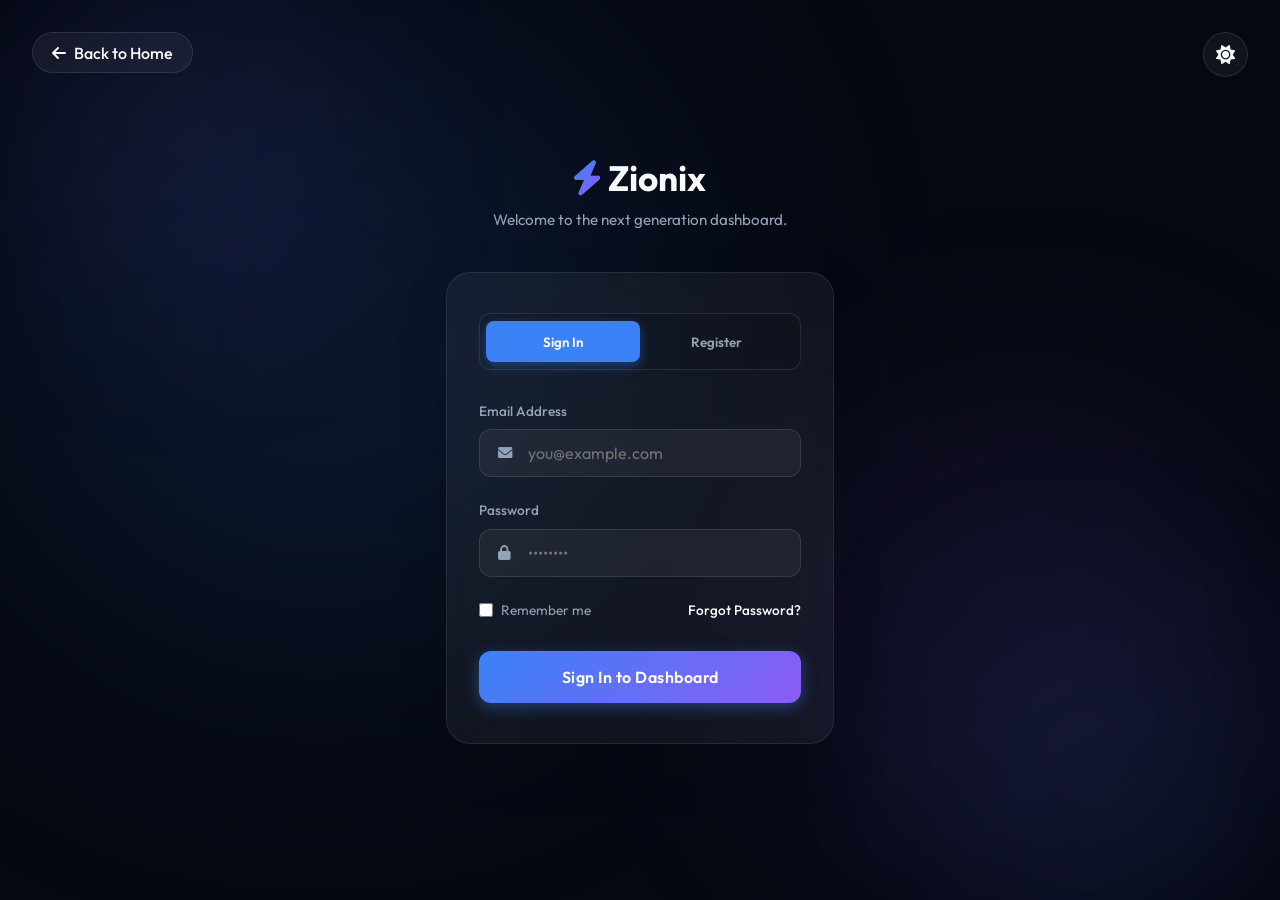
<file: login.html>
<!DOCTYPE html>
<html lang="en">

<head>
    <meta charset="UTF-8">
    <meta name="viewport" content="width=device-width, initial-scale=1.0">
    <title>Zionix | Login</title>
    <link rel="stylesheet" href="styles.css">
    <link rel="stylesheet" href="https://cdnjs.cloudflare.com/ajax/libs/font-awesome/6.0.0/css/all.min.css">
</head>

<body
    style="display: flex; align-items: center; justify-content: center; min-height: 100vh; position: relative; overflow: hidden; background: var(--bg-color);">
    <!-- Page Loader -->
    <div class="loader-wrapper">
        <div class="loader">
            <i class="fa-solid fa-bolt text-gradient" style="font-size: 2rem;"></i>
        </div>
    </div>
    <style>
        @keyframes blobBounce {
            0% {
                transform: translate(-50%, -50%) scale(1);
            }

            50% {
                transform: translate(-48%, -52%) scale(1.05);
            }

            100% {
                transform: translate(-50%, -50%) scale(1);
            }
        }

        @keyframes blobBounceOp {
            0% {
                transform: translate(50%, 50%) scale(1);
            }

            50% {
                transform: translate(45%, 55%) scale(1.1);
            }

            100% {
                transform: translate(50%, 50%) scale(1);
            }
        }
    </style>

    <!-- Abstract Ambient Background -->
    <div
        style="position: absolute; top: 0; left: 0; width: 50vw; height: 50vw; background: var(--primary); filter: blur(150px); border-radius: 50%; z-index: 0; opacity: 0.15; pointer-events: none; animation: blobBounce 15s ease-in-out infinite;">
    </div>
    <div
        style="position: absolute; bottom: 0; right: 0; width: 40vw; height: 40vw; background: var(--accent); filter: blur(120px); border-radius: 50%; z-index: 0; opacity: 0.1; pointer-events: none; animation: blobBounceOp 18s ease-in-out infinite reverse;">
    </div>

    <!-- Top Navigation Elements -->
    <button id="theme-toggle"
        style="position: absolute; top: 2rem; right: 2rem; z-index: 10; background: var(--glass-bg); border: 1px solid var(--glass-border); border-radius: 50%; width: 45px; height: 45px; display: flex; align-items: center; justify-content: center; font-size: 1.2rem; cursor: pointer; color: var(--text-primary); backdrop-filter: blur(16px); transition: transform 0.3s ease, border-color 0.3s ease;">
        <i class="fa-solid fa-sun"></i>
    </button>

    <a href="index.html"
        style="position: absolute; top: 2rem; left: 2rem; z-index: 10; color: var(--text-primary); text-decoration: none; font-weight: 500; display: flex; align-items: center; gap: 0.5rem; background: var(--glass-bg); border: 1px solid var(--glass-border); padding: 0.6rem 1.2rem; border-radius: 30px; backdrop-filter: blur(16px); transition: transform 0.3s ease, background 0.3s ease;"
        onmouseover="this.style.background='var(--nav-scrolled)'" onmouseout="this.style.background='var(--glass-bg)'">
        <i class="fa fa-arrow-left"></i> Back to Home
    </a>

    <div class="container fade-in"
        style="position: relative; z-index: 1; width: 100%; max-width: 420px; padding: 2rem 1rem;">

        <!-- Brand Header inside Auth -->
        <div style="text-align: center; margin-bottom: 2.5rem;">
            <a href="index.html" class="brand"
                style="justify-content: center; font-size: 2.2rem; margin-bottom: 0.5rem;" draggable="false">
                <i class="fa-solid fa-bolt text-gradient"></i>
                Zionix
            </a>
            <p style="color: var(--text-secondary); font-size: 0.95rem;">Welcome to the next generation dashboard.</p>
        </div>

        <!-- Auth Container -->
        <div class="glass-card"
            style="width: 100%; border-radius: 24px; padding: 2.5rem 2rem; box-shadow: 0 20px 50px rgba(0,0,0,0.15); border: 1px solid rgba(255, 255, 255, 0.08);">

            <!-- Form Tabs -->
            <div
                style="display: flex; margin-bottom: 2rem; background: rgba(0,0,0,0.1); border-radius: 12px; padding: 0.4rem; border: 1px solid var(--glass-border);">
                <button id="tab-login"
                    style="flex: 1; padding: 0.8rem; background: var(--primary); border: none; border-radius: 8px; color: white; cursor: pointer; font-family: inherit; font-weight: 600; box-shadow: 0 4px 12px rgba(59, 130, 246, 0.4); transition: all 0.3s ease;">Sign
                    In</button>
                <button id="tab-register"
                    style="flex: 1; padding: 0.8rem; background: transparent; border: none; border-radius: 8px; color: var(--text-secondary); cursor: pointer; font-family: inherit; font-weight: 600; transition: all 0.3s ease;">Register</button>
            </div>

            <div id="alert-box"
                style="display: none; padding: 1rem; border-radius: 8px; margin-bottom: 1.5rem; font-size: 0.9rem; text-align: center; font-weight: 500;">
            </div>

            <!-- Login Form -->
            <form id="form-login" autocomplete="off">
                <div class="input-group" style="position: relative; margin-bottom: 1.5rem;">
                    <label for="login-email"
                        style="font-size: 0.85rem; font-weight: 500; margin-bottom: 0.6rem; color: var(--text-secondary); display: block;">Email
                        Address</label>
                    <div style="position: relative;">
                        <i class="fa-solid fa-envelope"
                            style="position: absolute; left: 1.2rem; top: 50%; transform: translateY(-50%); color: var(--text-secondary); font-size: 0.9rem;"></i>
                        <input type="email" id="login-email" class="glass-input" required
                            placeholder="you@example.com" autocomplete="off"
                            style="padding-left: 3rem; border-radius: 12px; height: 3rem;">
                    </div>
                </div>
                <div class="input-group" style="position: relative; margin-bottom: 1.5rem;">
                    <label for="login-password"
                        style="font-size: 0.85rem; font-weight: 500; margin-bottom: 0.6rem; color: var(--text-secondary); display: block;">Password</label>
                    <div style="position: relative;">
                        <i class="fa-solid fa-lock"
                            style="position: absolute; left: 1.2rem; top: 50%; transform: translateY(-50%); color: var(--text-secondary); font-size: 0.9rem;"></i>
                        <input type="password" id="login-password" class="glass-input" required
                            placeholder="••••••••" autocomplete="new-password" style="padding-left: 3rem; border-radius: 12px; height: 3rem;">
                    </div>
                </div>
                <div
                    style="display: flex; justify-content: space-between; align-items: center; margin-bottom: 2rem; font-size: 0.85rem;">
                    <label
                        style="color: var(--text-secondary); display: flex; align-items: center; gap: 0.5rem; cursor: pointer;">
                        <input type="checkbox" style="accent-color: var(--primary); width: 14px; height: 14px;">
                        Remember me
                    </label>
                    <a href="#"
                        style="color: var(--text-primary); text-decoration: none; font-weight: 500; transition: color 0.3s;"
                        onmouseover="this.style.color='var(--primary)'"
                        onmouseout="this.style.color='var(--text-primary)'">Forgot Password?</a>
                </div>
                <button type="submit" class="btn btn-primary"
                    style="width: 100%; border-radius: 12px; padding: 1rem; font-size: 1rem; font-weight: 600; letter-spacing: 0.5px; box-shadow: 0 4px 15px rgba(59, 130, 246, 0.4); border: none; cursor: pointer;">Sign
                    In to Dashboard</button>
            </form>

            <!-- Register Form -->
            <form id="form-register" style="display: none;">
                <div class="input-group" style="position: relative; margin-bottom: 1.5rem;">
                    <label for="reg-name"
                        style="font-size: 0.85rem; font-weight: 500; margin-bottom: 0.6rem; color: var(--text-secondary); display: block;">Full
                        Name</label>
                    <div style="position: relative;">
                        <i class="fa-solid fa-user"
                            style="position: absolute; left: 1.2rem; top: 50%; transform: translateY(-50%); color: var(--text-secondary); font-size: 0.9rem;"></i>
                        <input type="text" id="reg-name" class="glass-input" required placeholder="John Doe"
                            style="padding-left: 3rem; border-radius: 12px; height: 3rem;">
                    </div>
                </div>
                <div class="input-group" style="position: relative; margin-bottom: 1.5rem;">
                    <label for="reg-email"
                        style="font-size: 0.85rem; font-weight: 500; margin-bottom: 0.6rem; color: var(--text-secondary); display: block;">Email
                        Address</label>
                    <div style="position: relative;">
                        <i class="fa-solid fa-envelope"
                            style="position: absolute; left: 1.2rem; top: 50%; transform: translateY(-50%); color: var(--text-secondary); font-size: 0.9rem;"></i>
                        <input type="email" id="reg-email" class="glass-input" required placeholder="you@example.com"
                            style="padding-left: 3rem; border-radius: 12px; height: 3rem;">
                    </div>
                </div>
                <div class="input-group" style="position: relative; margin-bottom: 2rem;">
                    <label for="reg-password"
                        style="font-size: 0.85rem; font-weight: 500; margin-bottom: 0.6rem; color: var(--text-secondary); display: block;">Password
                        (min 6 chars)</label>
                    <div style="position: relative;">
                        <i class="fa-solid fa-lock"
                            style="position: absolute; left: 1.2rem; top: 50%; transform: translateY(-50%); color: var(--text-secondary); font-size: 0.9rem;"></i>
                        <input type="password" id="reg-password" class="glass-input" required placeholder="••••••••"
                            autocomplete="new-password" style="padding-left: 3rem; border-radius: 12px; height: 3rem;">
                    </div>
                </div>
                <button type="submit" class="btn btn-primary"
                    style="width: 100%; margin-top: 1rem; border-radius: 12px; padding: 1rem; font-size: 1rem; font-weight: 600; letter-spacing: 0.5px; box-shadow: 0 4px 15px rgba(59, 130, 246, 0.4); border: none; cursor: pointer;">Create
                    Secure Account</button>
            </form>
        </div>
    </div>

    <script src="auth.js"></script>
    <script src="main.js"></script>
    <script>
        document.addEventListener('DOMContentLoaded', () => {
            // Redirect if already logged in
            AuthService.redirectIfAuthenticated();

            const tabLogin = document.getElementById('tab-login');
            const tabRegister = document.getElementById('tab-register');
            const formLogin = document.getElementById('form-login');
            const formRegister = document.getElementById('form-register');
            const alertBox = document.getElementById('alert-box');

            function showAlert(message, isError = true) {
                alertBox.style.display = 'block';
                alertBox.textContent = message;
                alertBox.style.backgroundColor = isError ? 'rgba(239, 68, 68, 0.15)' : 'rgba(34, 197, 94, 0.15)';
                alertBox.style.color = isError ? '#fca5a5' : '#86efac';
                alertBox.style.border = `1px solid ${isError ? 'rgba(239, 68, 68, 0.3)' : 'rgba(34, 197, 94, 0.3)'}`;
            }

            // Tab Switching Animation Logics
            tabLogin.addEventListener('click', () => {
                tabLogin.style.background = 'var(--primary)';
                tabLogin.style.color = 'white';
                tabLogin.style.boxShadow = '0 4px 12px rgba(59, 130, 246, 0.4)';

                tabRegister.style.background = 'transparent';
                tabRegister.style.color = 'var(--text-secondary)';
                tabRegister.style.boxShadow = 'none';

                formLogin.style.display = 'block';
                formRegister.style.display = 'none';
                alertBox.style.display = 'none';
            });

            tabRegister.addEventListener('click', () => {
                tabRegister.style.background = 'var(--primary)';
                tabRegister.style.color = 'white';
                tabRegister.style.boxShadow = '0 4px 12px rgba(59, 130, 246, 0.4)';

                tabLogin.style.background = 'transparent';
                tabLogin.style.color = 'var(--text-secondary)';
                tabLogin.style.boxShadow = 'none';

                formRegister.style.display = 'block';
                formLogin.style.display = 'none';
                alertBox.style.display = 'none';
            });

            // Handle Login
            formLogin.addEventListener('submit', (e) => {
                e.preventDefault();
                const email = document.getElementById('login-email').value;
                const pass = document.getElementById('login-password').value;

                const result = AuthService.login(email, pass);
                if (result.success) {
                    window.location.href = 'dashboard.html';
                } else {
                    showAlert(result.message, true);
                }
            });

            // Handle Registration
            formRegister.addEventListener('submit', (e) => {
                e.preventDefault();
                const name = document.getElementById('reg-name').value;
                const email = document.getElementById('reg-email').value;
                const pass = document.getElementById('reg-password').value;

                if (pass.length < 6) {
                    showAlert('Password must be at least 6 characters.', true);
                    return;
                }

                const result = AuthService.register({ name, email, password: pass });
                if (result.success) {
                    window.location.href = 'dashboard.html';
                } else {
                    showAlert(result.message, true);
                }
            });
        });
    </script>
</body>

</html>
</file>
<file: styles.css>
/* CSS Variables & Global Settings */
@import url('https://fonts.googleapis.com/css2?family=Outfit:wght@300;400;500;600;700&display=swap');

:root {
  --bg-color: #050810;
  --text-primary: #f8fafc;
  --text-secondary: #94a3b8;
  --primary: #3b82f6;
  --primary-hover: #2563eb;
  --accent: #8b5cf6;
  --glass-bg: rgba(255, 255, 255, 0.05);
  --glass-border: rgba(255, 255, 255, 0.1);
  --glass-blur: blur(12px);
  --nav-scrolled: rgba(5, 8, 16, 0.8);
  --nav-mobile: rgba(5, 8, 16, 0.95);
  --input-bg: rgba(255, 255, 255, 0.05);
}

body.light-theme {
  --bg-color: #f8fafc;
  --text-primary: #0f172a;
  --text-secondary: #475569;
  --primary: #2563eb;
  --primary-hover: #1d4ed8;
  --accent: #7c3aed;
  --glass-bg: rgba(255, 255, 255, 0.7);
  --glass-border: rgba(0, 0, 0, 0.1);
  --nav-scrolled: rgba(255, 255, 255, 0.85);
  --nav-mobile: rgba(248, 250, 252, 0.95);
  --input-bg: rgba(0, 0, 0, 0.05);
}

* {
  margin: 0;
  padding: 0;
  box-sizing: border-box;
  font-family: 'Outfit', sans-serif;
}

img {
  max-width: 100%;
  height: auto;
  display: block;
}

body {
  background-color: var(--bg-color);
  color: var(--text-primary);
  min-height: 100vh;
  display: flex;
  flex-direction: column;
  overflow-x: hidden;
}

/* Background Effects */
body::before {
  content: '';
  position: fixed;
  top: -20%;
  left: -10%;
  width: 50vw;
  height: 50vw;
  background: radial-gradient(circle, var(--accent) 0%, transparent 50%);
  opacity: 0.15;
  filter: blur(100px);
  z-index: -1;
}

body::after {
  content: '';
  position: fixed;
  bottom: -20%;
  right: -10%;
  width: 50vw;
  height: 50vw;
  background: radial-gradient(circle, var(--primary) 0%, transparent 50%);
  opacity: 0.15;
  filter: blur(100px);
  z-index: -1;
}

/* Glassmorphism Utilities */
.glass {
  background: var(--glass-bg);
  backdrop-filter: var(--glass-blur);
  -webkit-backdrop-filter: var(--glass-blur);
  border: 1px solid var(--glass-border);
  box-shadow: 0 8px 32px 0 rgba(0, 0, 0, 0.3);
}

.glass-card {
  background: var(--glass-bg);
  backdrop-filter: var(--glass-blur);
  border: 1px solid var(--glass-border);
  border-radius: 16px;
  padding: 2rem;
  transition: transform 0.3s ease, box-shadow 0.3s ease;
}

.glass-card:hover {
  transform: translateY(-5px);
  box-shadow: 0 10px 40px 0 rgba(0, 0, 0, 0.4);
  border: 1px solid rgba(255, 255, 255, 0.2);
}

/* Typography */
h1, h2, h3, h4 {
  font-weight: 700;
  line-height: 1.2;
}

h1 { font-size: clamp(2.5rem, 5vw, 4rem); background: linear-gradient(to right, #cfd9df 0%, #e2ebf0 100%); -webkit-background-clip: text; color: transparent;}
.text-gradient {
  background: linear-gradient(135deg, var(--primary), var(--accent));
  -webkit-background-clip: text;
  -webkit-text-fill-color: transparent;
}

p {
  color: var(--text-secondary);
  line-height: 1.6;
}

/* Buttons */
.btn {
  display: inline-flex;
  align-items: center;
  justify-content: center;
  padding: 0.75rem 1.5rem;
  border-radius: 8px;
  font-weight: 600;
  cursor: pointer;
  transition: all 0.3s ease;
  text-decoration: none;
  border: none;
  font-size: 1rem;
}

.btn-primary {
  background: linear-gradient(135deg, var(--primary), var(--accent));
  color: #fff;
  box-shadow: 0 4px 15px rgba(139, 92, 246, 0.3);
}

.btn-primary:hover {
  box-shadow: 0 6px 20px rgba(139, 92, 246, 0.5);
  transform: translateY(-2px);
}

.btn-glass {
  background: var(--glass-bg);
  backdrop-filter: blur(5px);
  border: 1px solid var(--glass-border);
  color: var(--text-primary);
}

.btn-glass:hover {
  background: rgba(255, 255, 255, 0.1);
}

/* Navbar */
.navbar {
  position: fixed;
  top: 0;
  width: 100%;
  padding: 1.5rem 5%;
  display: flex;
  justify-content: space-between;
  align-items: center;
  z-index: 1000;
  transition: all 0.3s ease;
}

.navbar.scrolled {
  padding: 1rem 5%;
  background: var(--nav-scrolled);
  backdrop-filter: blur(16px);
  border-bottom: 1px solid var(--glass-border);
}

.brand {
  font-size: 1.5rem;
  font-weight: 700;
  color: var(--text-primary);
  text-decoration: none;
  display: flex;
  align-items: center;
  gap: 0.5rem;
}

.nav-links {
  display: flex;
  gap: 2rem;
  list-style: none;
  align-items: center;
}

.nav-links a:not(.btn) {
  color: var(--text-secondary);
  text-decoration: none;
  font-weight: 500;
  transition: color 0.3s ease;
  position: relative;
}

.nav-links a:not(.btn):hover,
.nav-links a:not(.btn).active {
  color: var(--text-primary);
}

.nav-links a:not(.btn)::after {
  content: '';
  position: absolute;
  bottom: -4px;
  left: 0;
  width: 0;
  height: 2px;
  background: var(--primary);
  transition: width 0.3s ease;
}

.nav-links a:not(.btn):hover::after,
.nav-links a:not(.btn).active::after {
  width: 100%;
}

.hamburger {
  display: none;
  cursor: pointer;
  background: none;
  border: none;
  color: var(--text-primary);
  font-size: 1.5rem;
}

/* Layout Utilities */
.container {
  max-width: 1200px;
  margin: 0 auto;
  padding: 0 5%;
}

.section {
  padding: 8rem 0 4rem;
}

/* Inputs */
.input-group {
  margin-bottom: 1.5rem;
  position: relative;
}

.input-group label {
  display: block;
  margin-bottom: 0.5rem;
  color: var(--text-secondary);
  font-size: 0.9rem;
}

.glass-input {
  width: 100%;
  padding: 1rem 1.2rem;
  background: var(--input-bg);
  border: 1px solid var(--glass-border);
  border-radius: 8px;
  color: var(--text-primary);
  font-family: inherit;
  font-size: 1rem;
  outline: none;
  transition: all 0.3s ease;
}

.glass-input:focus {
  border-color: var(--primary);
  background: var(--glass-bg);
}

/* Page Loader */
.loader-wrapper {
  position: fixed;
  top: 0;
  left: 0;
  width: 100vw;
  height: 100vh;
  background: var(--bg-color);
  z-index: 9999;
  display: flex;
  justify-content: center;
  align-items: center;
  transition: opacity 0.6s cubic-bezier(1, 0, 0, 1), visibility 0.6s cubic-bezier(1, 0, 0, 1);
}

.loader-wrapper.hidden {
  opacity: 0;
  visibility: hidden;
}

.loader {
  width: 80px;
  height: 80px;
  border-radius: 50%;
  background: var(--glass-bg);
  backdrop-filter: blur(10px);
  border: 1px solid var(--glass-border);
  display: flex;
  justify-content: center;
  align-items: center;
  position: relative;
  box-shadow: 0 0 30px rgba(59, 130, 246, 0.3);
  animation: pulseLoader 2s infinite ease-in-out;
}

.loader::before {
  content: '';
  position: absolute;
  top: -2px;
  left: -2px;
  right: -2px;
  bottom: -2px;
  border-radius: 50%;
  border: 2px solid transparent;
  border-top-color: var(--primary);
  border-bottom-color: var(--accent);
  animation: spin 1.2s cubic-bezier(0.5, 0, 0.5, 1) infinite;
  z-index: -1;
}

@keyframes spin {
  0% { transform: rotate(0deg); }
  100% { transform: rotate(360deg); }
}

@keyframes pulseLoader {
  0%, 100% { transform: scale(1); }
  50% { transform: scale(1.05); box-shadow: 0 0 50px rgba(139, 92, 246, 0.5); }
}

/* Animations */
.fade-in {
  opacity: 0;
  transform: translateY(20px);
  transition: opacity 0.6s ease, transform 0.6s ease;
}

.fade-in.visible {
  opacity: 1;
  transform: translateY(0);
}

/* Footer */
.footer-link {
  color: var(--text-secondary);
  text-decoration: none;
  transition: color 0.3s ease;
}
.footer-link:hover {
  color: var(--primary);
}
.social-icon {
  color: var(--text-secondary);
  font-size: 1.2rem;
  transition: color 0.3s ease, transform 0.3s ease;
}
.social-icon:hover {
  color: var(--primary);
  transform: translateY(-3px);
}

/* Mobile Responsiveness */
@media (max-width: 768px) {
  .hamburger {
    display: block;
  }
  
  .nav-links {
    position: fixed;
    top: 0;
    right: -100%;
    width: 250px;
    height: 100vh;
    background: var(--nav-mobile);
    backdrop-filter: blur(20px);
    flex-direction: column;
    padding: 6rem 2rem;
    transition: right 0.4s cubic-bezier(0.77,0.2,0.05,1.0);
    z-index: 999;
    border-left: 1px solid var(--glass-border);
    align-items: flex-start;
  }
  
  .nav-links.active {
    right: 0;
  }
}

/* Premium Toggle Switch Styles */
.switch {
  position: relative;
  display: inline-block;
  width: 48px;
  height: 24px;
}

.switch input {
  opacity: 0;
  width: 0;
  height: 0;
}

.slider {
  position: absolute;
  cursor: pointer;
  top: 0;
  left: 0;
  right: 0;
  bottom: 0;
  background-color: rgba(255, 255, 255, 0.08);
  transition: .3s cubic-bezier(0.4, 0, 0.2, 1);
  border: 1px solid var(--glass-border);
}

.slider:before {
  position: absolute;
  content: "";
  height: 16px;
  width: 16px;
  left: 3px;
  bottom: 3px;
  background-color: var(--text-secondary);
  transition: .3s cubic-bezier(0.4, 0, 0.2, 1);
}

input:checked + .slider {
  background-color: var(--primary);
  border-color: var(--primary);
}

input:checked + .slider:before {
  transform: translateX(24px);
  background-color: #ffffff;
}

.slider.round {
  border-radius: 34px;
}

.slider.round:before {
  border-radius: 50%;
}

/* Drag & Drop Upload Zone */
.upload-zone {
  border: 2px dashed var(--glass-border);
  border-radius: 8px;
  padding: 1.5rem;
  text-align: center;
  background: var(--input-bg);
  cursor: pointer;
  transition: all 0.3s ease;
  display: flex;
  flex-direction: column;
  align-items: center;
  gap: 0.5rem;
  position: relative;
}

.upload-zone:hover, .upload-zone.dragover {
  border-color: var(--primary);
  background: rgba(59, 130, 246, 0.05);
}

.upload-zone i {
  font-size: 1.8rem;
  color: var(--text-secondary);
  transition: color 0.3s ease;
}

.upload-zone:hover i, .upload-zone.dragover i {
  color: var(--primary);
}

.upload-zone p {
  font-size: 0.9rem;
  margin: 0;
}

.upload-zone span {
  font-size: 0.75rem;
  color: var(--text-secondary);
}

/* File list item styling */
.file-list {
  margin-top: 1rem;
  display: flex;
  flex-direction: column;
  gap: 0.5rem;
}

.file-item {
  display: flex;
  align-items: center;
  justify-content: space-between;
  background: rgba(255, 255, 255, 0.03);
  border: 1px solid var(--glass-border);
  padding: 0.5rem 1rem;
  border-radius: 6px;
  font-size: 0.85rem;
}

.file-item-info {
  display: flex;
  align-items: center;
  gap: 0.5rem;
  overflow: hidden;
  text-overflow: ellipsis;
  white-space: nowrap;
}

.file-item-remove {
  background: none;
  border: none;
  color: #ef4444;
  font-size: 1.2rem;
  cursor: pointer;
  padding: 0;
  line-height: 1;
}

.file-item-remove:hover {
  color: #f87171;
}
</file>
